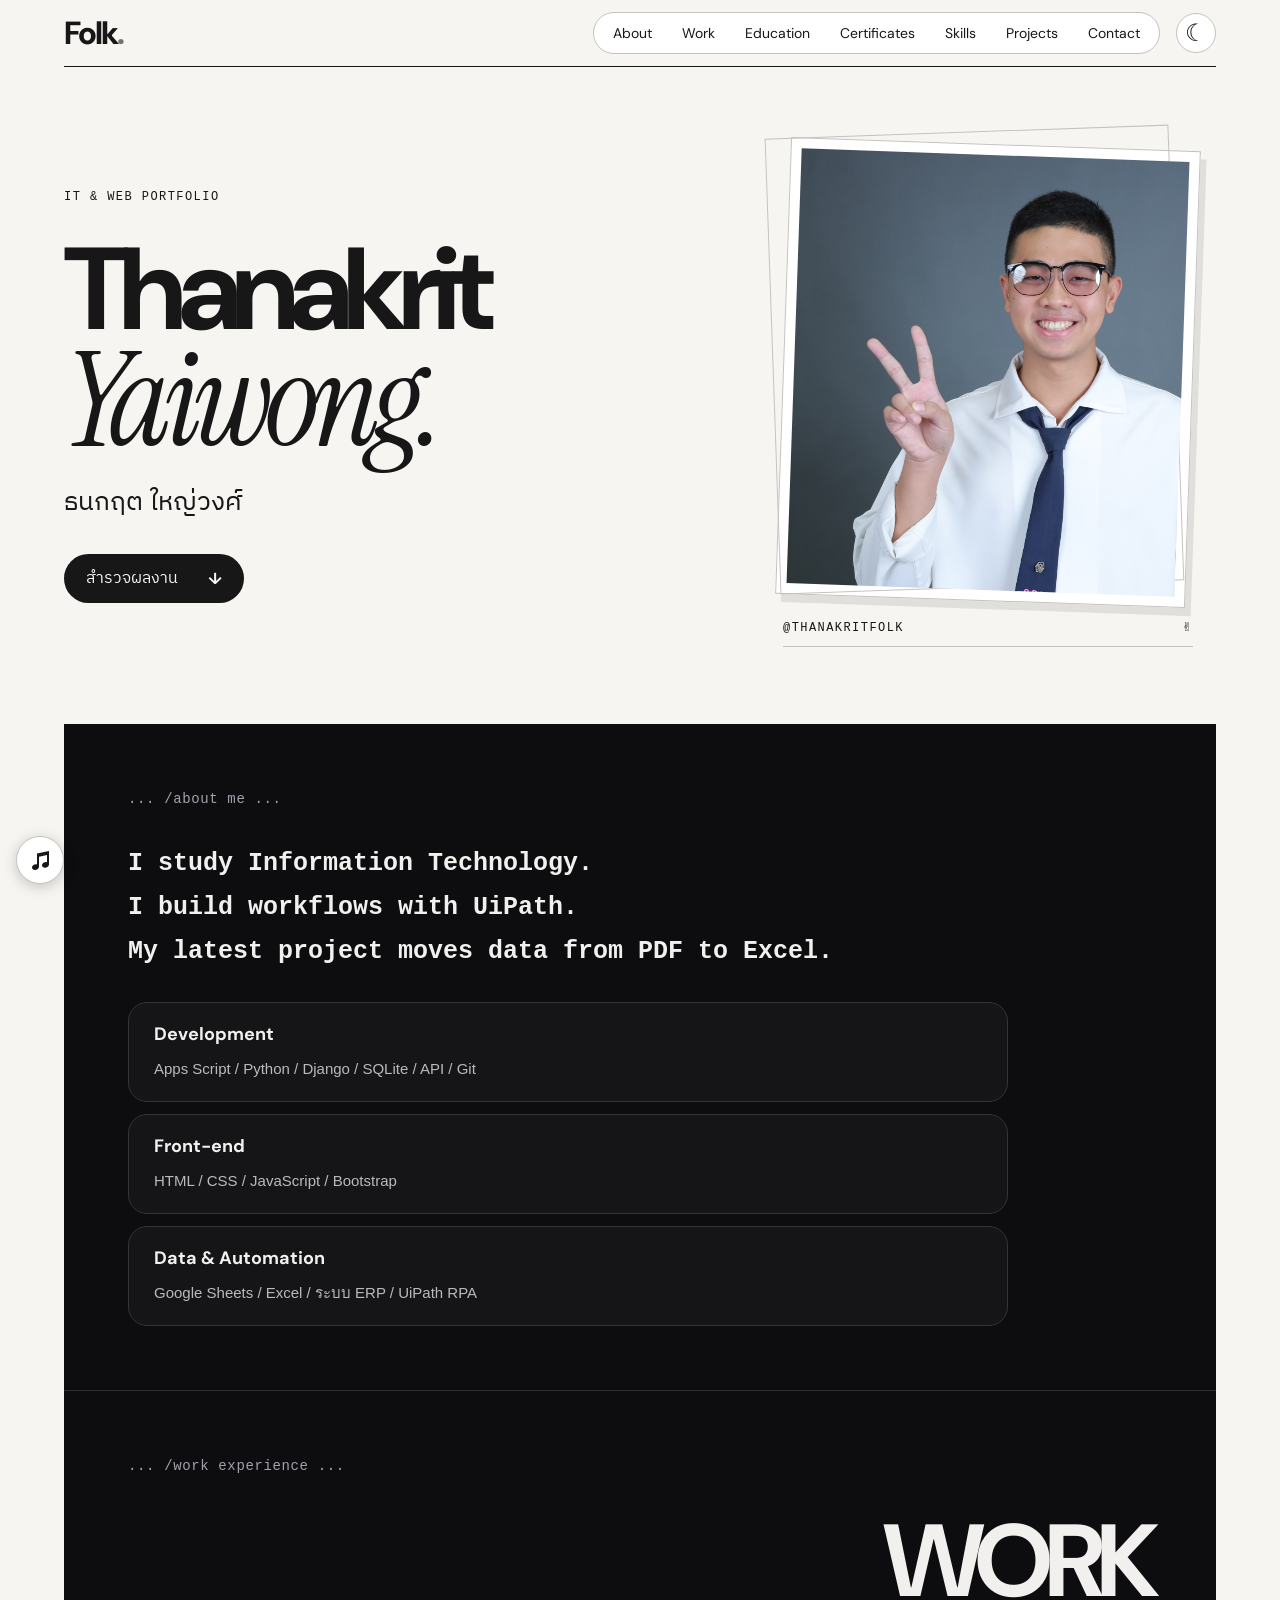
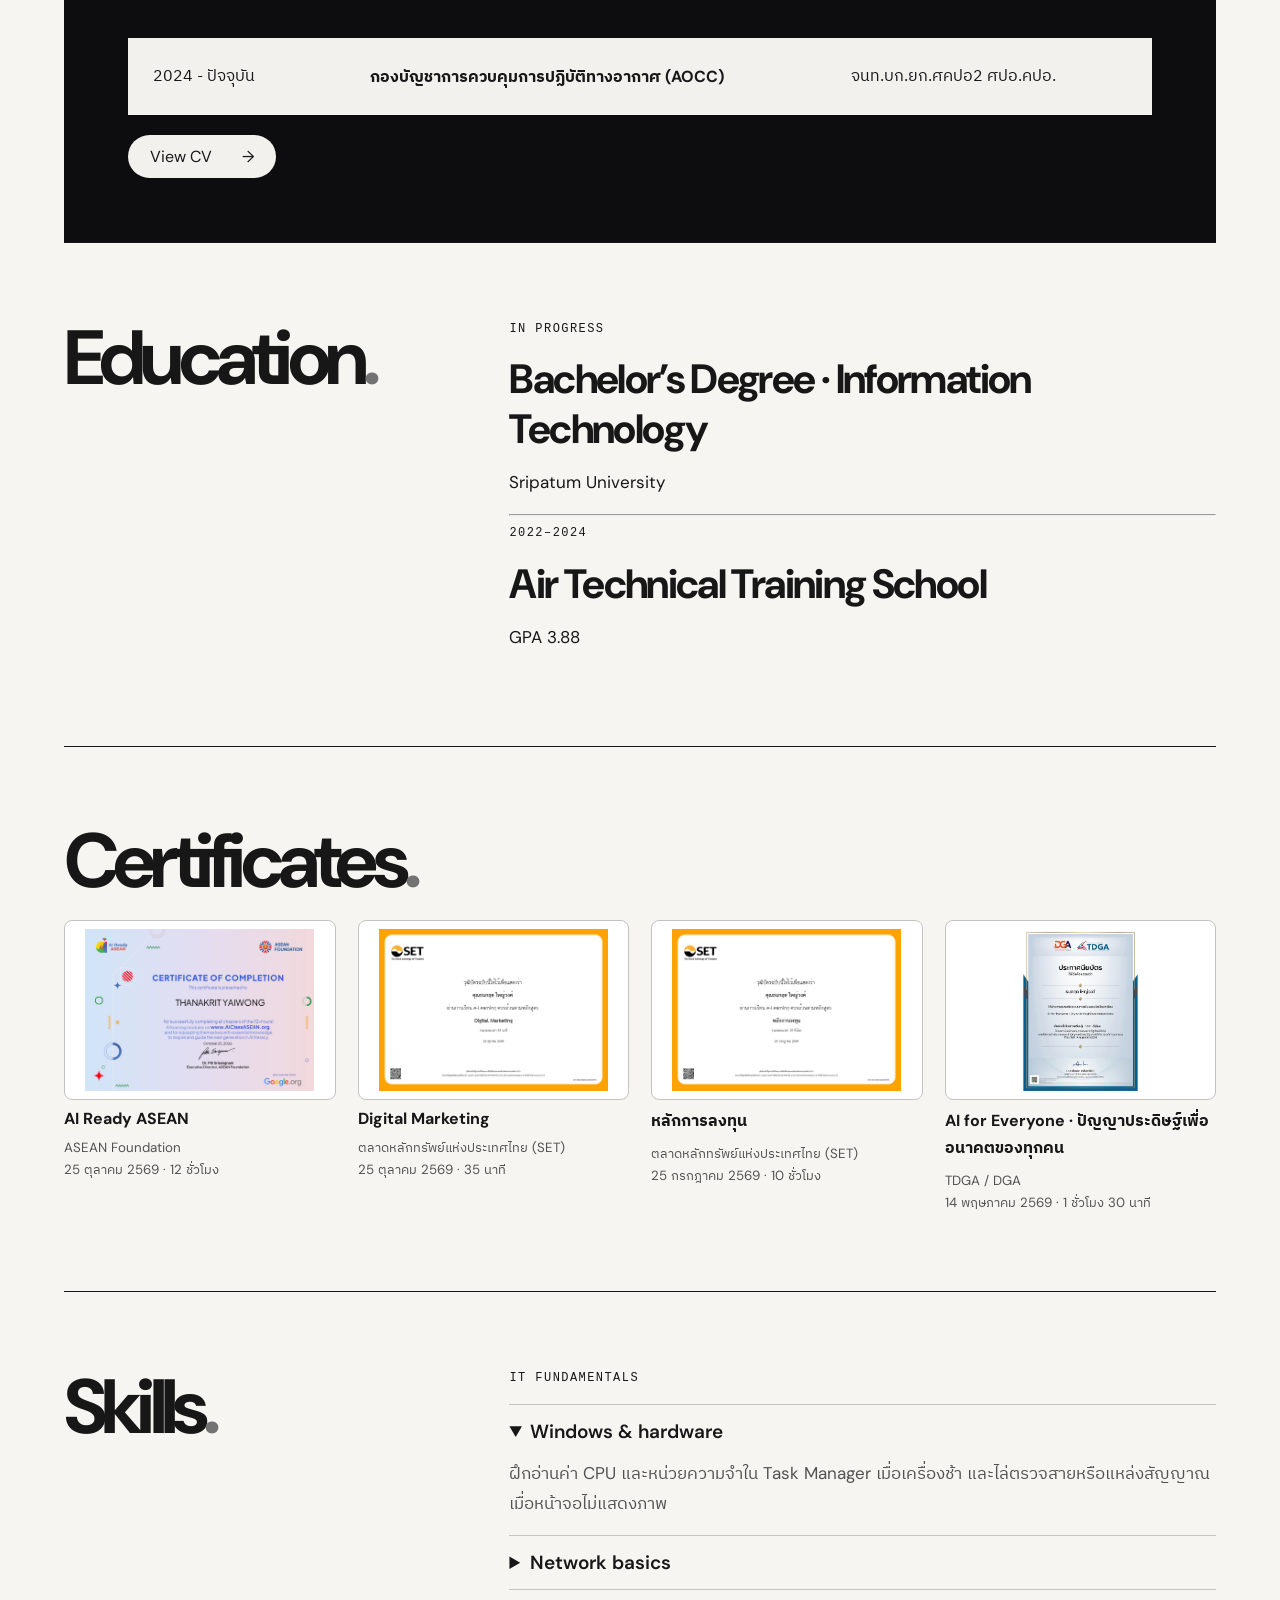
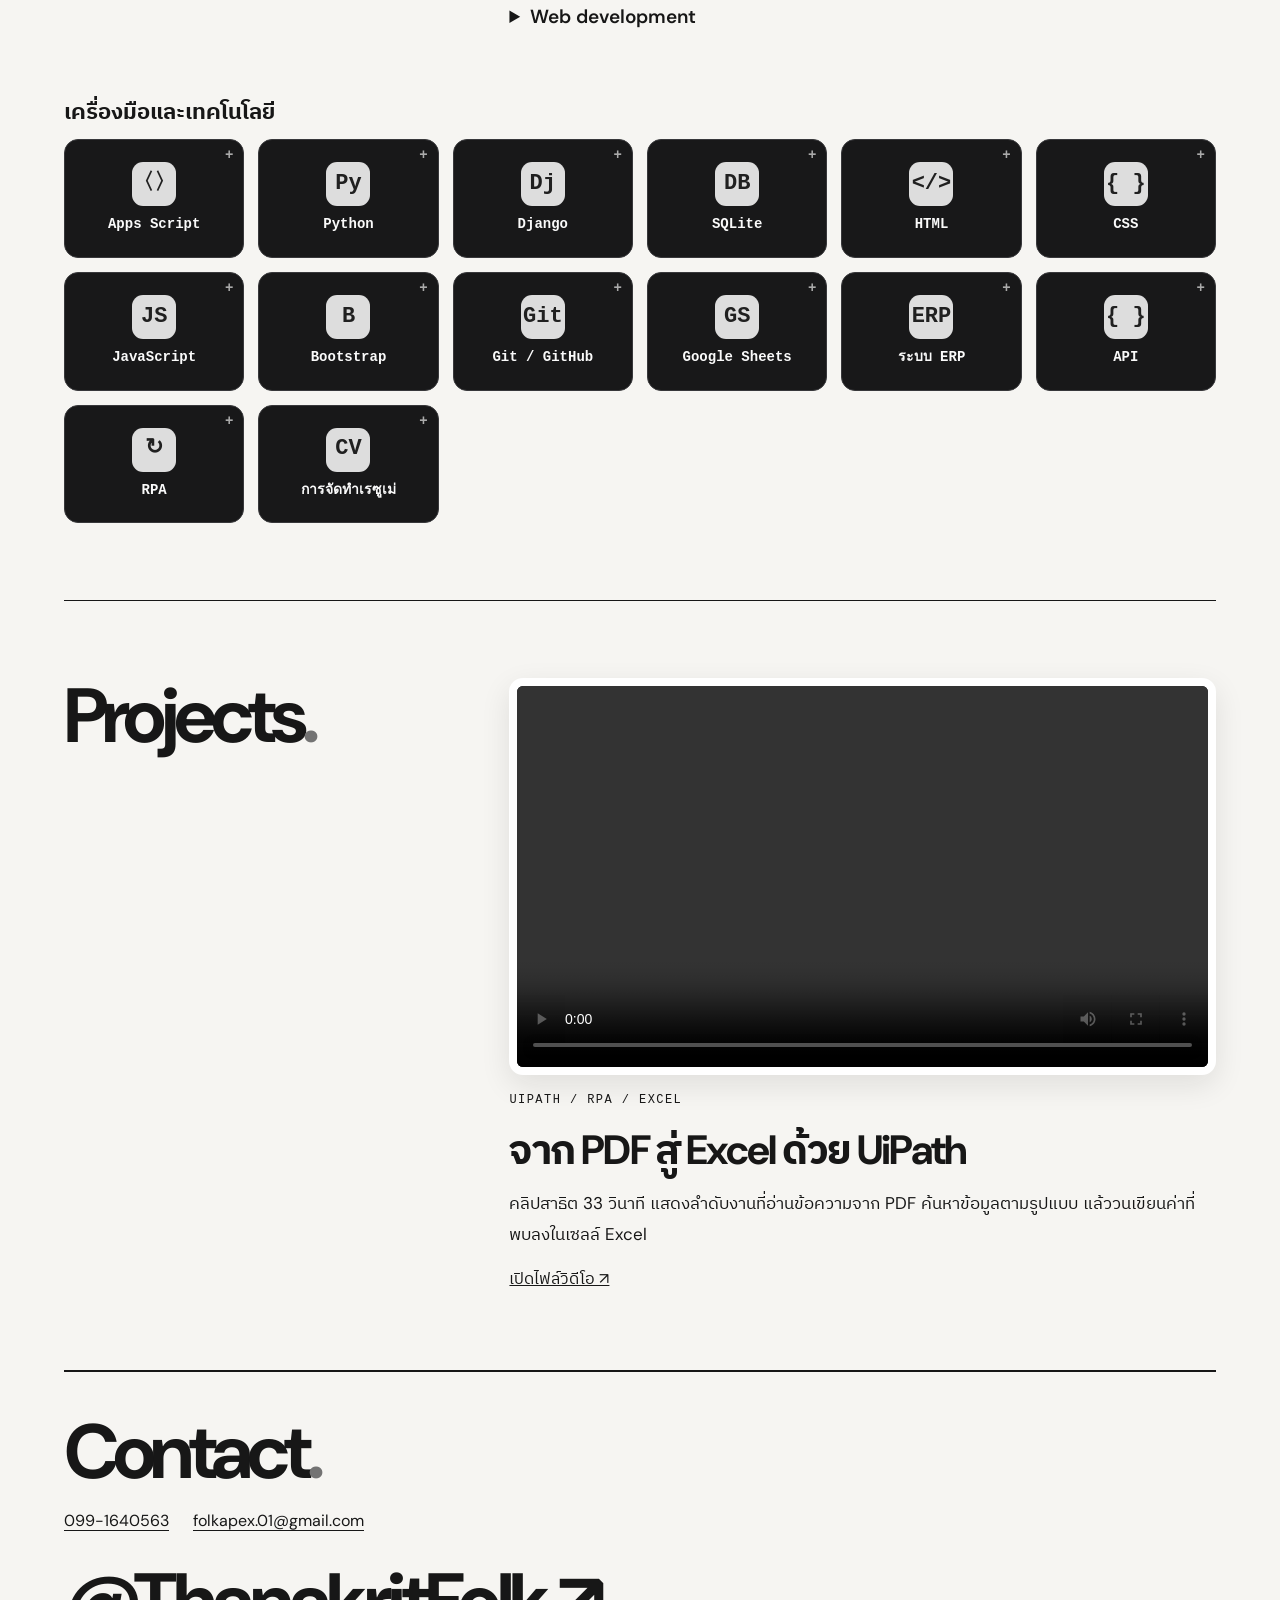
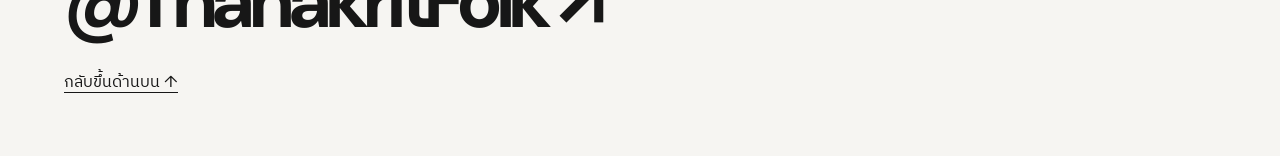
<file: index.html>
<!doctype html>
<html lang="th">
<head>
<meta charset="utf-8">
<meta name="viewport" content="width=device-width,initial-scale=1">
<title>Thanakrit Yaiwong — Portfolio</title>
<meta name="description" content="พอร์ตของธนกฤต ใหญ่วงศ์ รวมโปรเจกต์เว็บและทักษะ IT เบื้องต้น">
<link rel="stylesheet" href="style.css">
<script defer src="portfolio.js"></script>
</head>
<body id="home">
<header><a class="wordmark" href="#home">Folk<span>.</span></a><nav aria-label="เมนูหลัก"><a href="#about">About</a><a href="#experience">Work</a><a href="#education">Education</a><a href="#certificates">Certificates</a><a href="#skills">Skills</a><a href="#work">Projects</a><a href="#contact">Contact</a></nav><button hidden id="theme-toggle" type="button" aria-label="ธีมมืด" aria-pressed="false">☾</button></header>
<details class="music-box" id="music-box">
<summary aria-label="เครื่องเล่นเพลง" title="เครื่องเล่นเพลง"><svg aria-hidden="true" focusable="false" width="24" height="24" viewBox="0 0 24 24" fill="currentColor"><path d="M9 5.5 21 3v13.5c0 1.8-1.8 3.2-4 3.2-1.7 0-3-1-3-2.4 0-1.8 1.8-3.2 4-3.2.38 0 .72.05 1 .14V7.1l-8 1.7v9.9c0 1.8-1.8 3.2-4 3.2-1.7 0-3-1-3-2.4 0-1.8 1.8-3.2 4-3.2.37 0 .72.05 1 .14z"/></svg></summary>
<div class="music-panel">
<strong lang="en">Ariana Grande - bye [Altare Remix]</strong>
<audio id="song-player" preload="none" src="audio/bye-altare-remix.mp3"></audio>
<div class="music-controls">
<button id="song-play" type="button" disabled>▶ เล่น</button>
<button id="song-stop" type="button" disabled>■ หยุด</button>
<button id="volume-down" type="button" aria-label="ลดเสียง" disabled>−</button>
<output id="song-volume" aria-label="ระดับเสียง">40%</output>
<button id="volume-up" type="button" aria-label="เพิ่มเสียง" disabled>+</button>
</div>
<div id="song-status" role="status"></div>
</div></details>
<main>
<section class="hero" aria-labelledby="name"><div class="intro"><p class="mono">IT &amp; WEB PORTFOLIO</p><h1 id="name">Thanakrit<br><em>Yaiwong.</em></h1><p class="thai">ธนกฤต ใหญ่วงศ์</p><a class="action" href="#work">สำรวจผลงาน <b>↓</b></a></div><figure><div class="photo-mat"><img src="portrait.jpg" width="1463" height="2299" alt="ธนกฤตยิ้มและชูสองนิ้ว"></div><figcaption>@THANAKRITFOLK <span>✌︎</span></figcaption></figure></section>
<section id="about" class="profile-band" aria-labelledby="about-label">
<h2 class="section-path" id="about-label" lang="en">... /about me ...</h2>
<p class="about-lines" lang="en">I study Information Technology.<br>I build workflows with UiPath.<br>My latest project moves data from PDF to Excel.</p>
<dl class="stack-list">
<div><dt>Development</dt><dd>Apps Script / Python / Django / SQLite / API / Git</dd></div>
<div><dt>Front-end</dt><dd>HTML / CSS / JavaScript / Bootstrap</dd></div>
<div><dt>Data &amp; Automation</dt><dd>Google Sheets / Excel / ระบบ ERP / UiPath RPA</dd></div>
</dl>
</section>
<section id="experience" class="profile-band" aria-labelledby="experience-title">
<p class="section-path" lang="en">... /work experience ...</p>
<h2 id="experience-title" lang="en">WORK</h2>
<div class="current-job">
<span>2024 - ปัจจุบัน</span>
<strong>กองบัญชาการควบคุมการปฏิบัติทางอากาศ (AOCC)</strong>
<span>จนท.บก.ยก.ศคปอ2 ศปอ.คปอ.</span>
</div>
<a class="action" style="margin-top:20px;background:#f2f1ee;color:#181819" href="resume.html" lang="en">View CV <span aria-hidden="true">→</span></a>
</section>
<section class="row" id="education" lang="en" aria-labelledby="education-heading">
<h2 id="education-heading">Education<span>.</span></h2>
<div>
<p class="mono">IN PROGRESS</p>
<h3>Bachelor’s Degree · Information Technology</h3>
<p>Sripatum University</p>
<hr>
<p class="mono"><time>2022</time>–<time>2024</time></p>
<h3>Air Technical Training School</h3>
<p>GPA 3.88</p>
</div>
</section>
<section class="credentials" id="certificates"><h2>Certificates<span>.</span></h2><div class="credential-grid">
<a class="credential" href="certificates/ai-ready-asean.jpg"><img src="certificates/ai-ready-asean.jpg" loading="lazy" alt="เปิดภาพใบรับรอง AI Ready ASEAN"><strong>AI Ready ASEAN</strong><small>ASEAN Foundation<br>25 ตุลาคม 2569 · 12 ชั่วโมง</small></a>
<a class="credential" href="certificates/digital-marketing.jpg"><img src="certificates/digital-marketing.jpg" loading="lazy" alt="เปิดภาพใบรับรอง Digital Marketing"><strong>Digital Marketing</strong><small>ตลาดหลักทรัพย์แห่งประเทศไทย (SET)<br>25 ตุลาคม 2569 · 35 นาที</small></a>
<a class="credential" href="certificates/investment.jpg"><img src="certificates/investment.jpg" loading="lazy" alt="เปิดภาพใบรับรอง หลักการลงทุน"><strong>หลักการลงทุน</strong><small>ตลาดหลักทรัพย์แห่งประเทศไทย (SET)<br>25 กรกฎาคม 2569 · 10 ชั่วโมง</small></a>
<a class="credential" href="certificates/ai-for-everyone.jpg"><img src="certificates/ai-for-everyone.jpg" loading="lazy" alt="เปิดภาพใบรับรอง AI for Everyone · ปัญญาประดิษฐ์เพื่ออนาคตของทุกคน"><strong>AI for Everyone · ปัญญาประดิษฐ์เพื่ออนาคตของทุกคน</strong><small>TDGA / DGA<br>14 พฤษภาคม 2569 · 1 ชั่วโมง 30 นาที</small></a>
</div></section>
<section class="row" id="skills"><h2>Skills<span>.</span></h2><div><p class="mono">IT FUNDAMENTALS</p><details open><summary>Windows &amp; hardware</summary><p>ฝึกอ่านค่า CPU และหน่วยความจำใน Task Manager เมื่อเครื่องช้า และไล่ตรวจสายหรือแหล่งสัญญาณเมื่อหน้าจอไม่แสดงภาพ</p></details><details><summary>Network basics</summary><p>เมื่อ Wi-Fi ต่อได้แต่เปิดเว็บไม่ได้ ลองเทียบอีกเครื่องในเครือข่ายเดียวกัน แล้วทดสอบหลายเว็บไซต์เพื่อแยกว่าอาการอยู่ที่เครื่อง เว็บไซต์ หรือเครือข่าย</p></details><details><summary>Web development</summary><p>ใช้ HTML จัดเนื้อหา CSS ทำเลย์เอาต์และแอนิเมชัน และ JavaScript รับการกดปุ่มหรือวาดภาพผ่าน Canvas</p></details>
</div><div class="skills-tools" id="tools" style="scroll-margin-top:8rem"><h3 class="tools-heading">เครื่องมือและเทคโนโลยี</h3>
<div class="tool-grid">
<details class="tool-card"><summary><span class="tool-icon" aria-hidden="true">〈〉</span><span>Apps Script</span></summary><p>เขียนสคริปต์ให้บริการของ Google ทำงานร่วมกัน เช่น อ่านข้อมูลจากชีตแล้วสร้างรายงาน</p></details>
<details class="tool-card"><summary><span class="tool-icon" aria-hidden="true">Py</span><span>Python</span></summary><p>ใช้สคริปต์อ่านไฟล์ จัดรูปแบบข้อมูล และลดขั้นตอนที่ต้องทำซ้ำ</p></details>
<details class="tool-card"><summary><span class="tool-icon" aria-hidden="true">Dj</span><span>Django</span></summary><p>พัฒนาเว็บด้วย Python โดยแยกส่วนจัดการข้อมูล หน้าแสดงผล และเส้นทางของเว็บ</p></details>
<details class="tool-card"><summary><span class="tool-icon" aria-hidden="true">DB</span><span>SQLite</span></summary><p>เก็บข้อมูลในไฟล์ฐานข้อมูลเดียว และใช้ SQL ค้นหาหรือสรุปรายการ</p></details>
<details class="tool-card"><summary><span class="tool-icon" aria-hidden="true">&lt;/&gt;</span><span>HTML</span></summary><p>กำหนดโครงสร้างหน้าเว็บ เช่น หัวข้อ รูปภาพ ลิงก์ และวิดีโอ</p></details>
<details class="tool-card"><summary><span class="tool-icon" aria-hidden="true">{ }</span><span>CSS</span></summary><p>จัดวางองค์ประกอบและปรับขนาดการ์ดให้พอดีกับจอมือถือและคอมพิวเตอร์</p></details>
<details class="tool-card"><summary><span class="tool-icon" aria-hidden="true">JS</span><span>JavaScript</span></summary><p>เพิ่มการโต้ตอบบนเว็บ เช่น รับค่าจากฟอร์มแล้วอัปเดตสิ่งที่แสดงบนหน้าจอ</p></details>
<details class="tool-card"><summary><span class="tool-icon" aria-hidden="true">B</span><span>Bootstrap</span></summary><p>จัดหน้าเว็บด้วยระบบกริดและส่วนประกอบสำเร็จรูป เช่น เมนูและปุ่ม</p></details>
<details class="tool-card"><summary><span class="tool-icon" aria-hidden="true">Git</span><span>Git / GitHub</span></summary><p>ติดตามประวัติการแก้ไขโค้ดและเผยแพร่เว็บพอร์ตผ่าน GitHub Pages</p></details>
<details class="tool-card"><summary><span class="tool-icon" aria-hidden="true">GS</span><span>Google Sheets</span></summary><p>จัดข้อมูลเป็นตาราง ใช้สูตรคำนวณ และกรองรายการเพื่อทำรายงาน</p></details>
<details class="tool-card"><summary><span class="tool-icon" aria-hidden="true">ERP</span><span>ระบบ ERP</span></summary><p>เชื่อมข้อมูลระหว่างงาน เช่น การจัดซื้อ สินค้าคงคลัง และบัญชี</p></details>
<details class="tool-card"><summary><span class="tool-icon" aria-hidden="true">{ }</span><span>API</span></summary><p>เชื่อมข้อมูลระหว่างโปรแกรม เช่น ดึงสถานะคำสั่งซื้อจากระบบร้านค้ามาแสดงในแดชบอร์ด</p></details>
<details class="tool-card"><summary><span class="tool-icon" aria-hidden="true">↻</span><span>RPA</span></summary><p>ให้ซอฟต์แวร์ทำงานซ้ำตามขั้นตอนบนหน้าจอ เช่น นำข้อมูลจากตารางไปกรอกในแบบฟอร์มทีละรายการ</p></details>
<details class="tool-card" id="resume-skill"><summary><span class="tool-icon" aria-hidden="true">CV</span><span>การจัดทำเรซูเม่</span></summary><p>คัดเลือกประสบการณ์ เขียนสรุปผลงาน และจัดหน้าให้อ่านง่ายทั้งบนมือถือและกระดาษ A4 <a href="resume.html">ดูตัวอย่าง CV →</a></p></details>
</div></div></section>
<section class="row" id="work"><h2>Projects<span>.</span></h2><div class="project-list"><article><video controls playsinline preload="metadata" aria-label="คลิปสาธิตขั้นตอน UiPath อ่าน PDF และเขียน Excel" src="projects/pdf-to-excel.mp4"></video><p class="mono">UIPATH / RPA / EXCEL</p><h3>จาก PDF สู่ Excel ด้วย UiPath</h3><p>คลิปสาธิต 33 วินาที แสดงลำดับงานที่อ่านข้อความจาก PDF ค้นหาข้อมูลตามรูปแบบ แล้ววนเขียนค่าที่พบลงในเซลล์ Excel</p><a href="projects/pdf-to-excel.mp4">เปิดไฟล์วิดีโอ ↗</a></article></div></section>
</main><footer id="contact"><h2>Contact<span>.</span></h2><div class="contact-links"><a href="tel:+66991640563">099-1640563</a><a href="mailto:folkapex.01@gmail.com">folkapex.01@gmail.com</a></div><a class="handle" href="https://github.com/ThanakritFolk">@ThanakritFolk ↗</a><a class="back" href="#home">กลับขึ้นด้านบน ↑</a></footer></body></html>
</file>
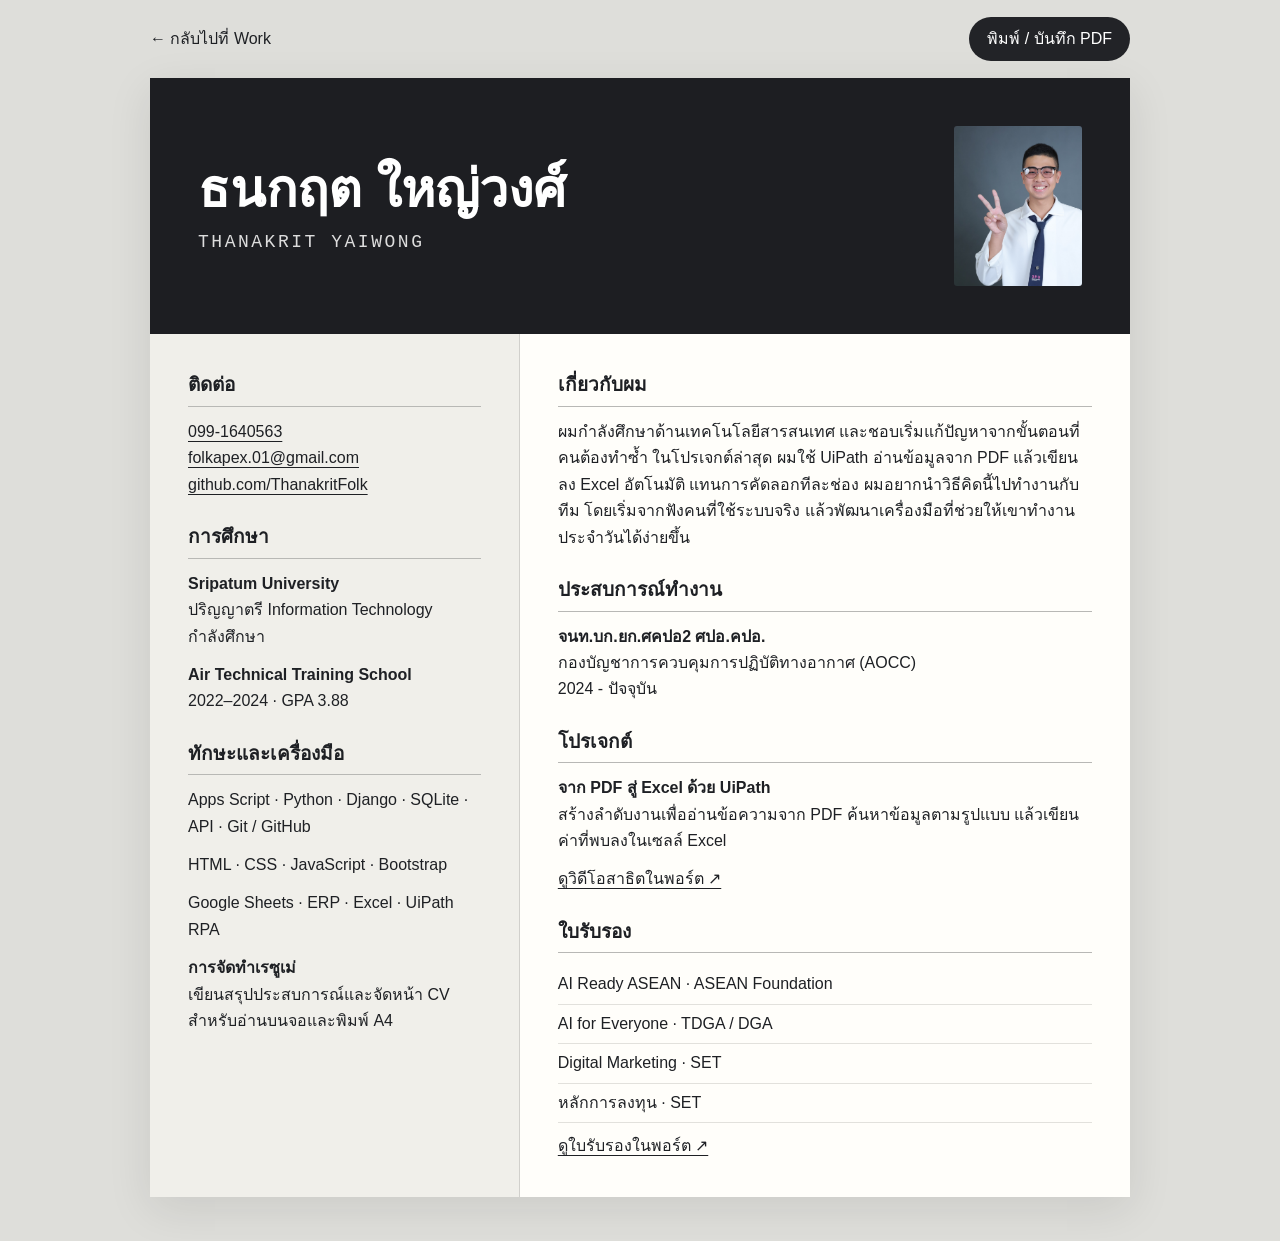
<file: resume.html>
<!doctype html>
<html lang="th"><head><meta charset="utf-8"><meta name="viewport" content="width=device-width, initial-scale=1"><title>เรซูเม่ · Thanakrit Yaiwong</title>
<style>
*{box-sizing:border-box}
body{margin:0;color:#1e2024;background:#dededa;font:16px/1.65 "IBM Plex Sans Thai","Leelawadee UI",Tahoma,sans-serif}
main,nav{width:min(980px,94%);margin:auto}
nav{display:flex;justify-content:space-between;align-items:center;padding:17px 0}
a{color:inherit;text-underline-offset:4px}
nav a{text-decoration:none}button{font:inherit;border:0;border-radius:28px;padding:9px 18px;background:#222327;color:#fff;cursor:pointer}
a:focus-visible,button:focus-visible{outline:3px dashed currentColor;outline-offset:4px}
main{background:#fffefa;margin-bottom:44px;box-shadow:0 12px 42px #17171718}
header{background:#1d1e22;color:#fff;padding:clamp(24px,5vw,48px);display:flex;align-items:center;justify-content:space-between;gap:16px}
header img{width:clamp(74px,13vw,128px);aspect-ratio:4/5;object-fit:cover;object-position:50% 30%;border-radius:3px}
h1{font-size:clamp(28px,4.5vw,52px);line-height:1.22;margin:0;font-weight:700}
header p{margin:9px 0 0;letter-spacing:.14em;font:500 clamp(12px,1.8vw,18px)/1.4 Consolas,monospace;color:#ddd}
.columns{display:grid;grid-template-columns:minmax(0,1fr) minmax(0,1.65fr)}
.columns>div{padding:clamp(22px,3.6vw,38px)}
.columns>div:first-child{background:#f0efea;border-right:1px solid #d1d0cc}
section+section{margin-top:26px}
h2{font-size:19px;margin:0 0 12px;line-height:1.4;padding-bottom:7px;border-bottom:1px solid #b8b8b5}
p{margin:7px 0 12px}p:last-child{margin-bottom:0}
.links a{overflow-wrap:anywhere}
ul{padding:0;list-style:none;margin:0 0 10px}li{padding:6px 0;border-bottom:1px solid #e2e1dc}
@media(max-width:660px){.columns{grid-template-columns:1fr}.columns>div:first-child{border:0}.columns>div:last-child{grid-row:1}header{padding:22px 16px}}
@page{size:A4;margin:13mm}
@media print{body{background:white;font-size:9.5pt;line-height:1.5}nav{display:none}main{width:100%;margin:0;box-shadow:none}header{color:black;background:white;padding:0 0 5mm;border-bottom:2px solid #333}header p{color:#444}header img{width:24mm}h1{font-size:25pt}.columns{grid-template-columns:minmax(0,1fr) minmax(0,1.55fr)}.columns>div{padding:5mm 0 0 5mm}.columns>div:first-child{padding:5mm 5mm 0 0;background:white;border-right:1px solid #bbb}.columns>div:last-child{grid-row:auto}section{break-inside:avoid}section+section{margin-top:4mm}h2{font-size:12pt;margin-bottom:2mm;padding-bottom:1mm}li{padding:1mm 0}a{color:#111}}
</style></head><body><nav><a href="./#experience">← กลับไปที่ Work</a><button type="button" onclick="window.print()">พิมพ์ / บันทึก PDF</button></nav>
<main><header><div><h1>ธนกฤต ใหญ่วงศ์</h1><p>THANAKRIT YAIWONG</p></div><img src="portrait.jpg" alt="ธนกฤต ใหญ่วงศ์"></header><div class="columns"><div>
<section class="links"><h2>ติดต่อ</h2><a href="tel:+66991640563">099-1640563</a><br><a href="mailto:folkapex.01@gmail.com">folkapex.01@gmail.com</a><br><a href="https://github.com/ThanakritFolk">github.com/ThanakritFolk</a></section>
<section><h2>การศึกษา</h2><p><strong>Sripatum University</strong><br>ปริญญาตรี Information Technology<br>กำลังศึกษา</p><p><strong>Air Technical Training School</strong><br>2022–2024 · GPA 3.88</p></section>
<section><h2>ทักษะและเครื่องมือ</h2><p>Apps Script · Python · Django · SQLite · API · Git / GitHub</p><p>HTML · CSS · JavaScript · Bootstrap</p><p>Google Sheets · ERP · Excel · UiPath RPA</p><p><strong>การจัดทำเรซูเม่</strong><br>เขียนสรุปประสบการณ์และจัดหน้า CV สำหรับอ่านบนจอและพิมพ์ A4</p></section>
</div><div><section><h2>เกี่ยวกับผม</h2><p>ผมกำลังศึกษาด้านเทคโนโลยีสารสนเทศ และชอบเริ่มแก้ปัญหาจากขั้นตอนที่คนต้องทำซ้ำ ในโปรเจกต์ล่าสุด ผมใช้ UiPath อ่านข้อมูลจาก PDF แล้วเขียนลง Excel อัตโนมัติ แทนการคัดลอกทีละช่อง ผมอยากนำวิธีคิดนี้ไปทำงานกับทีม โดยเริ่มจากฟังคนที่ใช้ระบบจริง แล้วพัฒนาเครื่องมือที่ช่วยให้เขาทำงานประจำวันได้ง่ายขึ้น</p></section>
<section><h2>ประสบการณ์ทำงาน</h2><p><strong>จนท.บก.ยก.ศคปอ2 ศปอ.คปอ.</strong><br>กองบัญชาการควบคุมการปฏิบัติทางอากาศ (AOCC)<br>2024 - ปัจจุบัน</p></section>
<section><h2>โปรเจกต์</h2><p><strong>จาก PDF สู่ Excel ด้วย UiPath</strong><br>สร้างลำดับงานเพื่ออ่านข้อความจาก PDF ค้นหาข้อมูลตามรูปแบบ แล้วเขียนค่าที่พบลงในเซลล์ Excel</p><a href="./#work">ดูวิดีโอสาธิตในพอร์ต ↗</a></section>
<section><h2>ใบรับรอง</h2><ul><li>AI Ready ASEAN · ASEAN Foundation</li><li>AI for Everyone · TDGA / DGA</li><li>Digital Marketing · SET</li><li>หลักการลงทุน · SET</li></ul><a href="./#certificates">ดูใบรับรองในพอร์ต ↗</a></section></div></div></main></body></html>
</file>
<file: style.css>
@import url('https://fonts.googleapis.com/css2?family=DM+Sans:wght@500;700;800&family=IBM+Plex+Sans+Thai:wght@400;500;600&family=Instrument+Serif:ital@1&display=swap');
:root{--ink:#171717;--paper:#f6f5f2;--line:#c4c3bf;color:var(--ink);background:var(--paper);font-family:"DM Sans","IBM Plex Sans Thai",Tahoma,sans-serif;scroll-behavior:smooth}
*{box-sizing:border-box}body{margin:0}a{color:inherit}a:focus-visible,summary:focus-visible{outline:3px dashed currentColor;outline-offset:5px}header,main,footer{width:min(1180px,90%);margin:auto}
header{display:flex;align-items:center;justify-content:space-between;padding:20px 0;border-bottom:1px solid var(--ink)}.wordmark{font-size:32px;font-weight:800;letter-spacing:-2px;text-decoration:none}.wordmark span,h2 span{color:#737373}nav{display:flex;border:1px solid var(--line);border-radius:40px;padding:4px}nav a{padding:7px 15px;text-decoration:none;font-size:14px;border-radius:30px}nav a:hover,nav a:focus-visible{background:var(--ink);color:white}
.hero{display:grid;grid-template-columns:1.4fr 1fr;align-items:center;gap:5%;padding:clamp(36px,6vw,85px) 0}.mono,figcaption{font:500 12px/1.6 ui-monospace,Consolas,monospace;letter-spacing:.12em}.mono{margin:0 0 16px}.hero h1{font-size:clamp(55px,9.1vw,130px);line-height:.9;letter-spacing:-.075em;margin:30px 0 20px}.hero em{font:italic 1.12em/.9 "Instrument Serif",Georgia,serif;letter-spacing:-.055em}.thai{font-size:clamp(20px,2vw,29px);margin:0 0 30px}.action{display:inline-flex;gap:30px;align-items:center;border-radius:30px;background:var(--ink);color:white;padding:11px 22px;text-decoration:none}.action:hover b{transform:translateY(3px)}figure{margin:0;position:relative}figure img{width:100%;height:clamp(300px,34vw,480px);display:block;object-fit:cover;object-position:50% 32%;filter:none}figcaption{display:flex;justify-content:space-between;border-bottom:1px solid var(--line);padding:8px 0}
.row{border-top:1px solid var(--ink);display:grid;grid-template-columns:.8fr 1.6fr;gap:8%;padding:clamp(38px,6vw,84px) 0;scroll-margin-top:18px}h2,h3,p{margin-top:0}h2{font-size:clamp(38px,6vw,84px);letter-spacing:-.075em;line-height:1;margin-bottom:20px}h3{font-size:clamp(25px,3.2vw,48px);letter-spacing:-.04em;margin-bottom:12px;line-height:1.22}p{font-size:17px;line-height:1.78}details{border-top:1px solid var(--line)}summary{cursor:pointer;padding:14px 0;font-size:19px;font-weight:600}details p{margin:0 0 16px;color:#424242}.demo{background:#181818;color:white;min-height:180px;display:grid;place-content:center;text-align:center;margin-bottom:22px;border-radius:3px}.heart{font:72px/1.1 Georgia,serif}.stars,.dots{font:14px monospace;letter-spacing:4px}.textlink,.back{display:inline-block;margin-top:18px;text-underline-offset:5px}footer{border-top:2px solid;padding:42px 0 60px}.handle{display:block;width:fit-content;font-size:clamp(32px,6vw,78px);letter-spacing:-.06em;text-decoration:none;font-weight:700}.handle:hover,.textlink:hover{text-decoration:underline}
@media(max-width:680px){header,main,footer{width:90%}nav a{padding:6px 9px}.hero{grid-template-columns:1fr;gap:26px}.hero h1{font-size:clamp(68px,15vw,96px)}figure img{height:290px;object-position:50% 27%}.row{grid-template-columns:1fr;gap:10px}.wordmark{font-size:28px}}
@media(prefers-reduced-motion:reduce){:root{scroll-behavior:auto}}
.tools-heading{margin:32px 0 14px;font-size:22px;letter-spacing:0}
.skills-tools{grid-column:1/-1;min-width:0}
#skills{row-gap:1.5rem}
.tool-grid{display:grid;grid-template-columns:repeat(6,minmax(0,1fr));align-items:start;gap:14px}
@media(max-width:1000px){.tool-grid{grid-template-columns:repeat(4,minmax(0,1fr))}}
@media(max-width:680px){.tool-grid{grid-template-columns:repeat(2,minmax(0,1fr))}}
.tool-card{background:#181819;color:#fafafa;border:1px solid #38383b;border-radius:14px;overflow:hidden}
.tool-card summary{display:grid;justify-items:center;gap:9px;padding:18px;list-style:none;font:600 16px/1.4 ui-monospace,monospace}
.tool-card summary::-webkit-details-marker{display:none}
.tool-card summary:focus-visible{outline-offset:-4px}
.tool-icon{display:grid;place-items:center;width:44px;height:44px;background:#ddd;color:#202020;border-radius:11px;font-size:22px}
.tool-card:hover .tool-icon,.tool-card[open] .tool-icon{background:white;color:black}
.tool-card p{color:#eee;padding:0 16px;font-size:15px}

.credentials{border-top:1px solid var(--ink);padding:clamp(38px,6vw,84px) 0}
.credential-grid{display:grid;grid-template-columns:repeat(auto-fit,minmax(min(100%,230px),1fr));gap:22px}
.credential{display:grid;align-content:start;gap:8px;text-decoration:none}
.credential img{width:100%;height:180px;object-fit:contain;background:#eee;border:1px solid var(--line);padding:8px}
.credential:hover strong{text-decoration:underline}
.credential small{color:#444;line-height:1.65}
.project-list{min-width:0;display:grid;gap:48px}
.project-list video{display:block;width:100%;aspect-ratio:16/9;background:#191919;margin-bottom:16px}
.contact-links{display:flex;gap:12px 24px;flex-wrap:wrap;margin-bottom:20px;text-underline-offset:4px}

:root{--muted:#525250;--panel:#fff;--shadow:#17171719}
:root[data-theme=dark]{color-scheme:dark;--ink:#f3f1ed;--paper:#161617;--line:#505052;--muted:#c5c3c0;--panel:#252527;--shadow:#0005}
header{position:sticky;top:0;z-index:5;gap:16px;background:var(--paper);padding-block:12px}
header nav{margin-left:auto;background:var(--panel)}
nav a[aria-current],nav a:hover,nav a:focus-visible,.action{background:var(--ink);color:var(--paper)}
#theme-toggle{width:40px;height:40px;border-radius:50%;border:1px solid var(--line);background:var(--panel);color:var(--ink);font-size:24px;cursor:pointer;flex:none}
#theme-toggle:focus-visible{outline:3px dashed var(--ink);outline-offset:3px}
.hero{overflow:clip}.hero figure{max-width:410px;width:90%;justify-self:center;isolation:isolate}
.photo-mat{position:relative;background:var(--panel);padding:10px;border:1px solid var(--line);box-shadow:6px 8px 0 var(--shadow);transform:rotate(2deg)}
.photo-mat::before{content:"";position:absolute;inset:-13px 16px 12px -12px;border:1px solid var(--line);z-index:-1;transform:rotate(-4deg);pointer-events:none}
.hero figcaption{margin-top:10px}
.row,.credentials,footer{scroll-margin-top:90px}
details p,.credential small{color:var(--muted)}
.tool-card p{color:#eee}.tool-card,.credential img,.photo-mat,.action b{transition:transform .2s ease,box-shadow .2s ease}
.tool-card summary{position:relative;padding:22px 10px;font-size:14px}.tool-card summary::after{content:"+";position:absolute;right:10px;top:6px;color:#aaa}.tool-card[open] summary::after{content:"−"}
.credential img{border-radius:8px;background:var(--panel)}
.project-list video{border:8px solid var(--panel);box-shadow:0 10px 30px var(--shadow);border-radius:14px}
@media(hover:hover){.tool-card:hover,.credential:hover img{transform:translateY(-3px)}.hero figure:hover .photo-mat{transform:rotate(0)}}
@media(max-width:800px){header{flex-wrap:wrap;gap:6px;padding:6px 0}header nav{order:3;width:100%;justify-content:flex-start;overflow-x:auto;scrollbar-width:thin}header nav a{flex:none;font-size:13px}#theme-toggle{margin-left:auto} .row,.credentials,footer{scroll-margin-top:112px}}
@media(prefers-reduced-motion:reduce){*,*::before,*::after{transition:none!important}}

.profile-band {
  --section-pad: clamp(22px, 5vw, 72px);
  background: #0d0d0f;
  color: #f1f0ee;
  padding: clamp(36px, 5vw, 72px) var(--section-pad);
  scroll-margin-top: 90px;
}
.profile-band .section-path {
  margin: 0 0 32px;
  color: #a2a2ae;
  font: 500 14px/1.6 ui-monospace, Consolas, monospace;
  letter-spacing: .045em;
}
.about-lines {
  margin-bottom: 28px;
  font: 600 clamp(17px, 2vw, 25px)/1.75 ui-monospace, Consolas, monospace;
}
.stack-list { max-width: 880px; margin: 0; }
.stack-list div { padding: 19px 25px; background: #151518; border: 1px solid #333338; border-radius: 19px; }
.stack-list div + div { margin-top: 12px; }
.stack-list dt { font-weight: 700; font-size: 18px; }
.stack-list dd { margin: 10px 0 0; color: #b9b9c0; font: 15px/1.75 ui-monospace, Consolas, sans-serif; }
#experience { border-top: 1px solid #303035; }
#experience-title { text-align: right; font-size: clamp(54px, 8vw, 108px); margin: 0 0 26px; }
.current-job { display: grid; grid-template-columns: .7fr 1.65fr 1fr; align-items: center; gap: 24px; padding: 25px; background: #f2f1ee; color: #181819; line-height: 1.7; }
.current-job span { font-family: ui-monospace, Consolas, "IBM Plex Sans Thai", sans-serif; }
header nav { min-width: 0; overflow-x: auto; }
header nav a { white-space: nowrap; }
@media(max-width:800px){
  .profile-band { scroll-margin-top: 112px; }
  .current-job { grid-template-columns: 1fr; gap: 6px; padding: 20px; }
}

.music-box {
  position: fixed;
  z-index: 10;
  left: calc(16px + env(safe-area-inset-left, 0px));
  bottom: calc(16px + env(safe-area-inset-bottom, 0px));
  border: 0;
}
.music-box summary,.music-controls button{background:var(--panel);border:1px solid var(--line);color:var(--ink);border-radius:22px;cursor:pointer;padding:8px 12px;font:inherit;font-size:14px}
.music-box summary {
  list-style: none;
  display: grid;
  place-items: center;
  width: 48px;
  height: 48px;
  border-radius: 50%;
  padding: 0;
  font-size: 24px;
  line-height: 1;
  box-shadow: 0 3px 14px #0003;
}
.music-box summary:focus-visible { outline: 3px solid var(--ink); outline-offset: 3px; }.music-box summary::-webkit-details-marker{display:none}
.music-panel{position:absolute;left:0;bottom:calc(100% + 10px);width:min(420px,calc(100vw - 32px - env(safe-area-inset-left, 0px) - env(safe-area-inset-right, 0px)));max-height:calc(100dvh - 92px - env(safe-area-inset-bottom, 0px));overflow:auto;display:grid;gap:10px;padding:14px;background:var(--panel);color:var(--ink);border:1px solid var(--line);border-radius:16px;box-shadow:0 10px 30px #0003}
.music-controls{display:flex;align-items:center;gap:5px;flex-wrap:wrap}
.music-controls button:disabled{cursor:default;opacity:.5}
#song-volume{min-width:4ch;text-align:center;font-variant-numeric:tabular-nums}
#song-status:empty{display:none}
.music-panel a,#song-status{font-size:14px}
</file>
